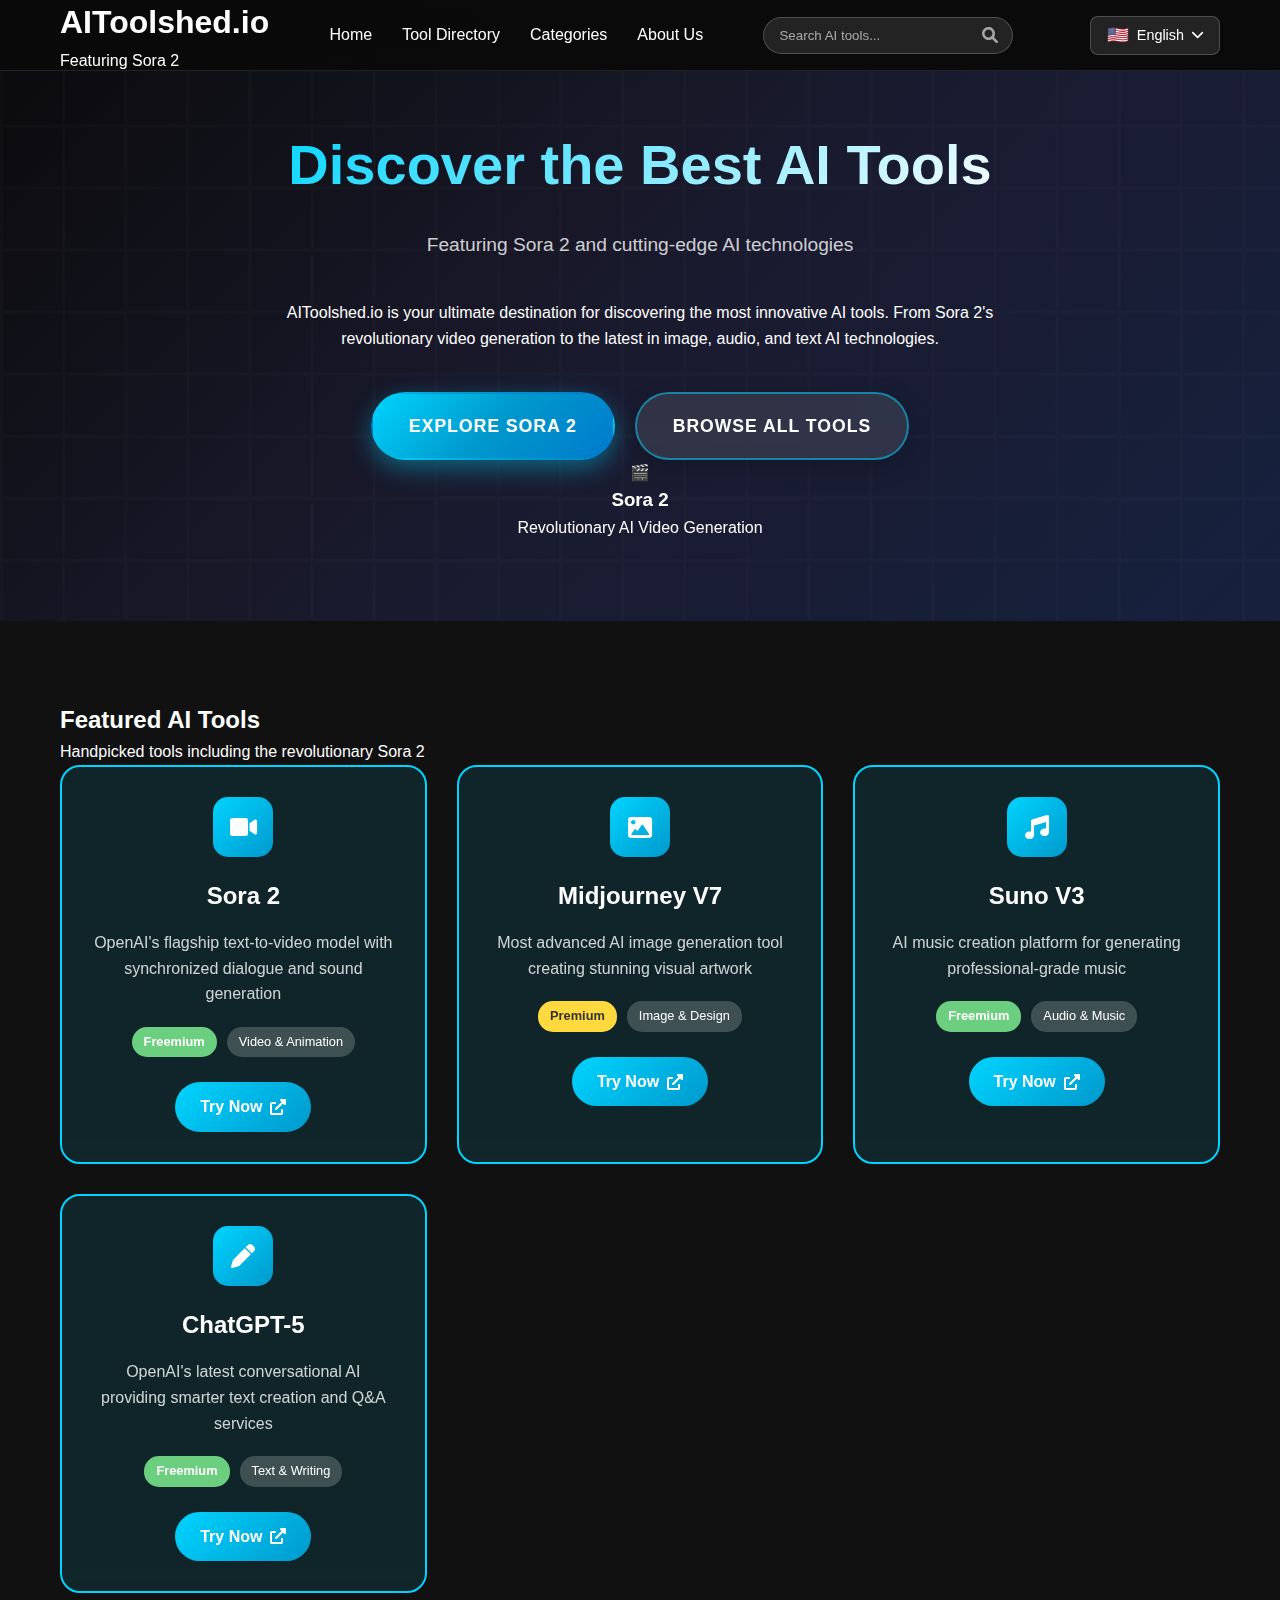
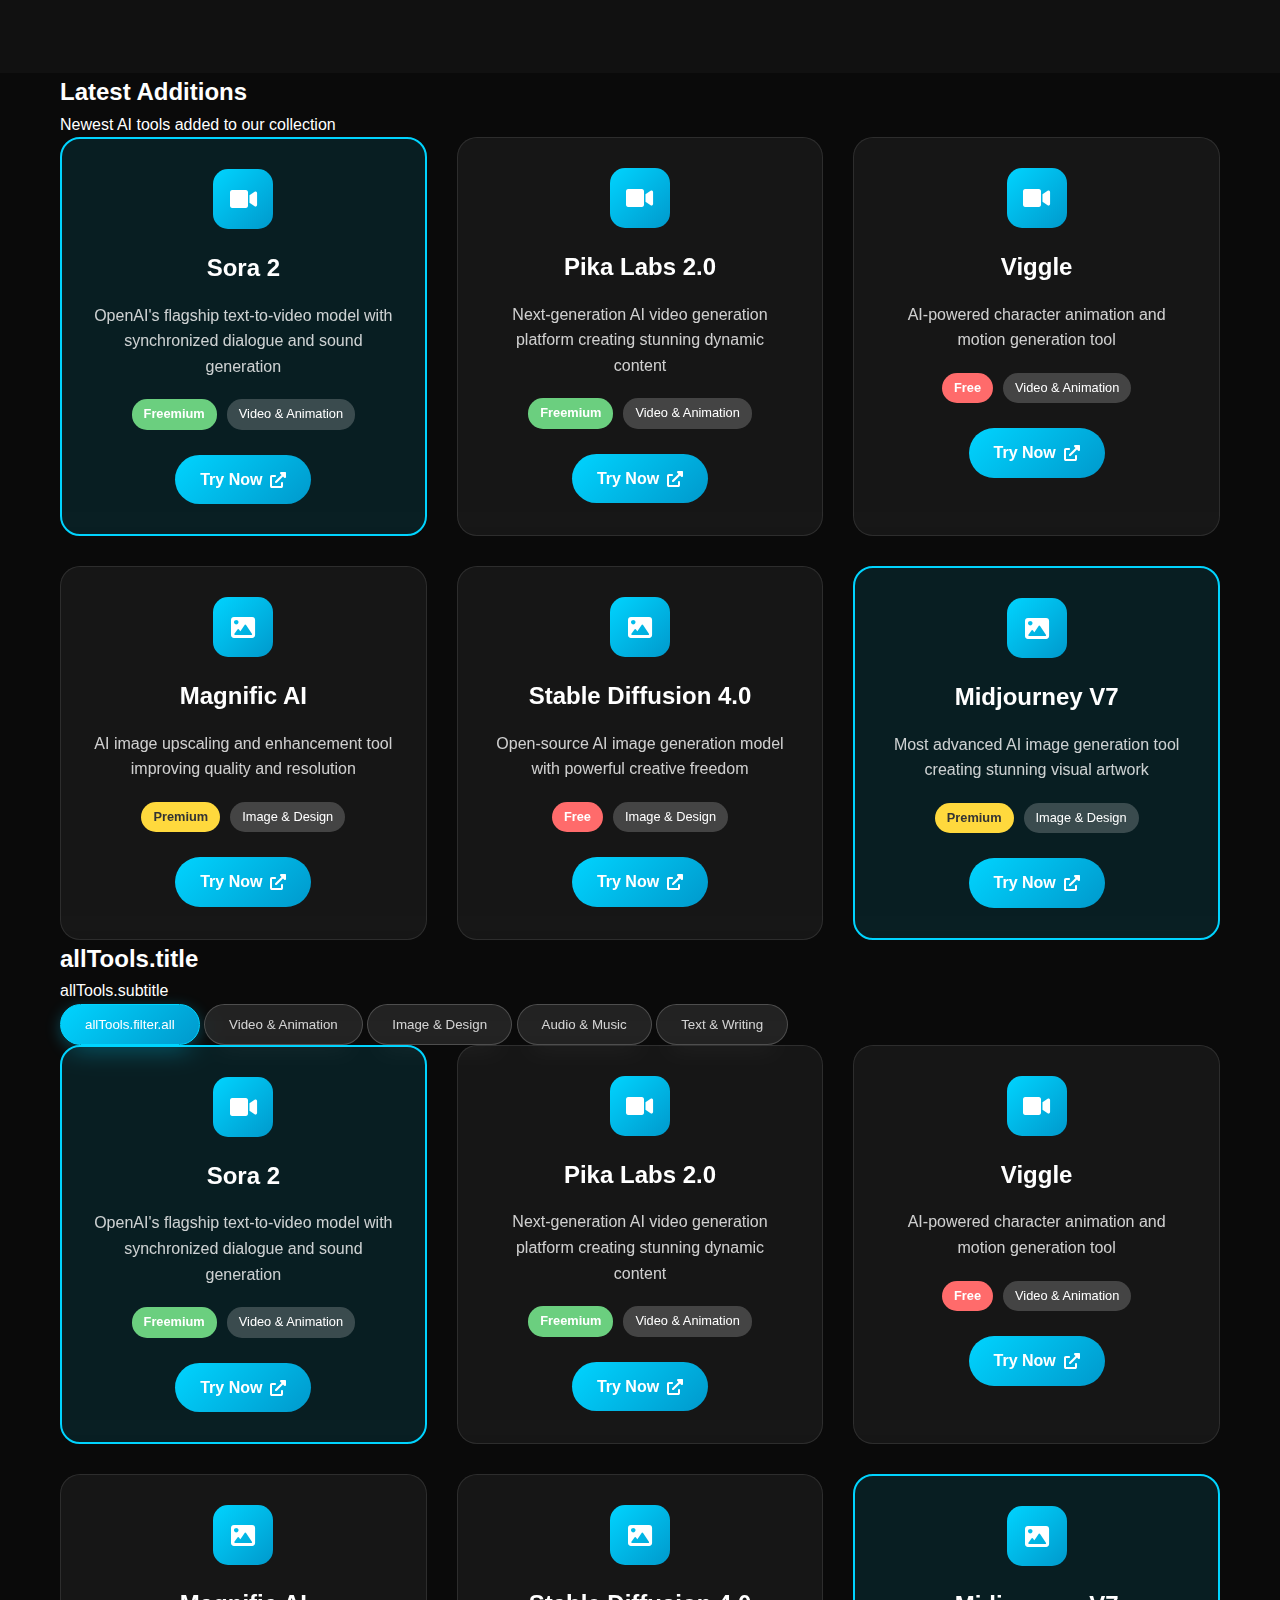
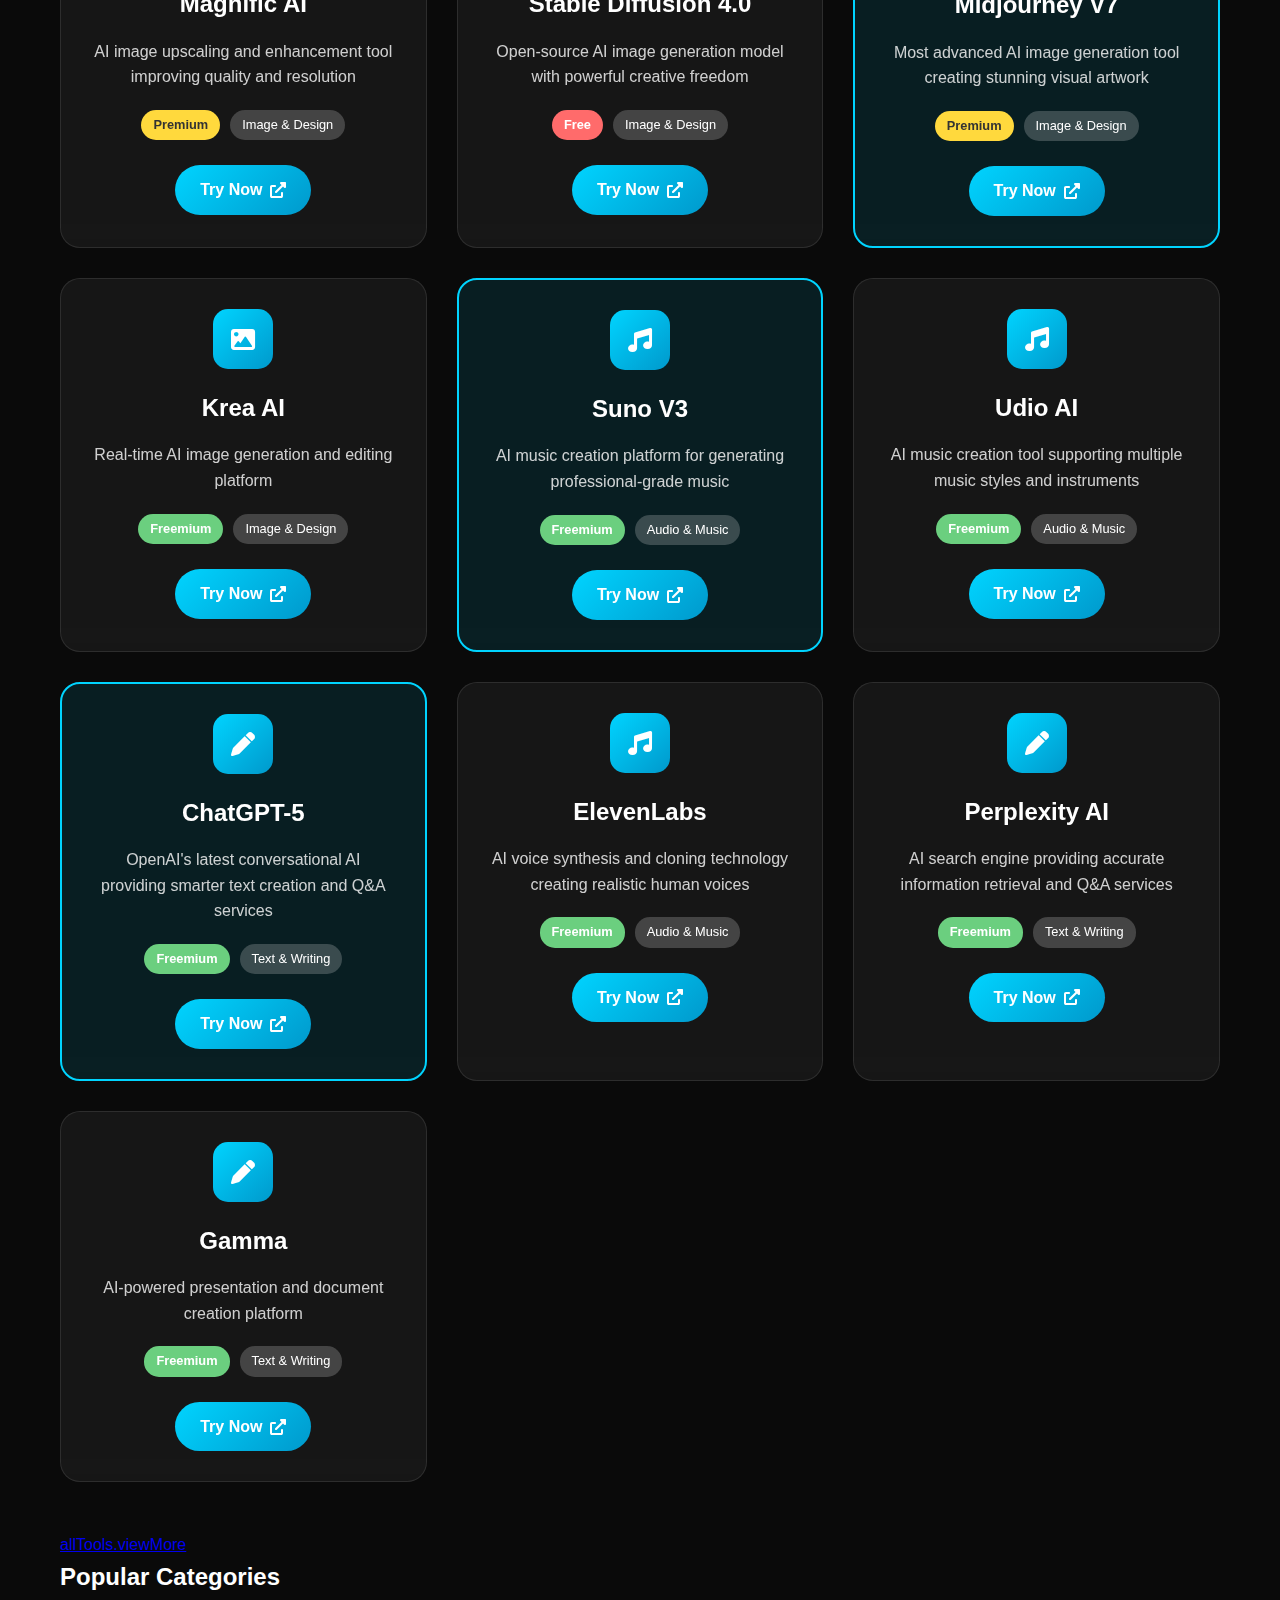
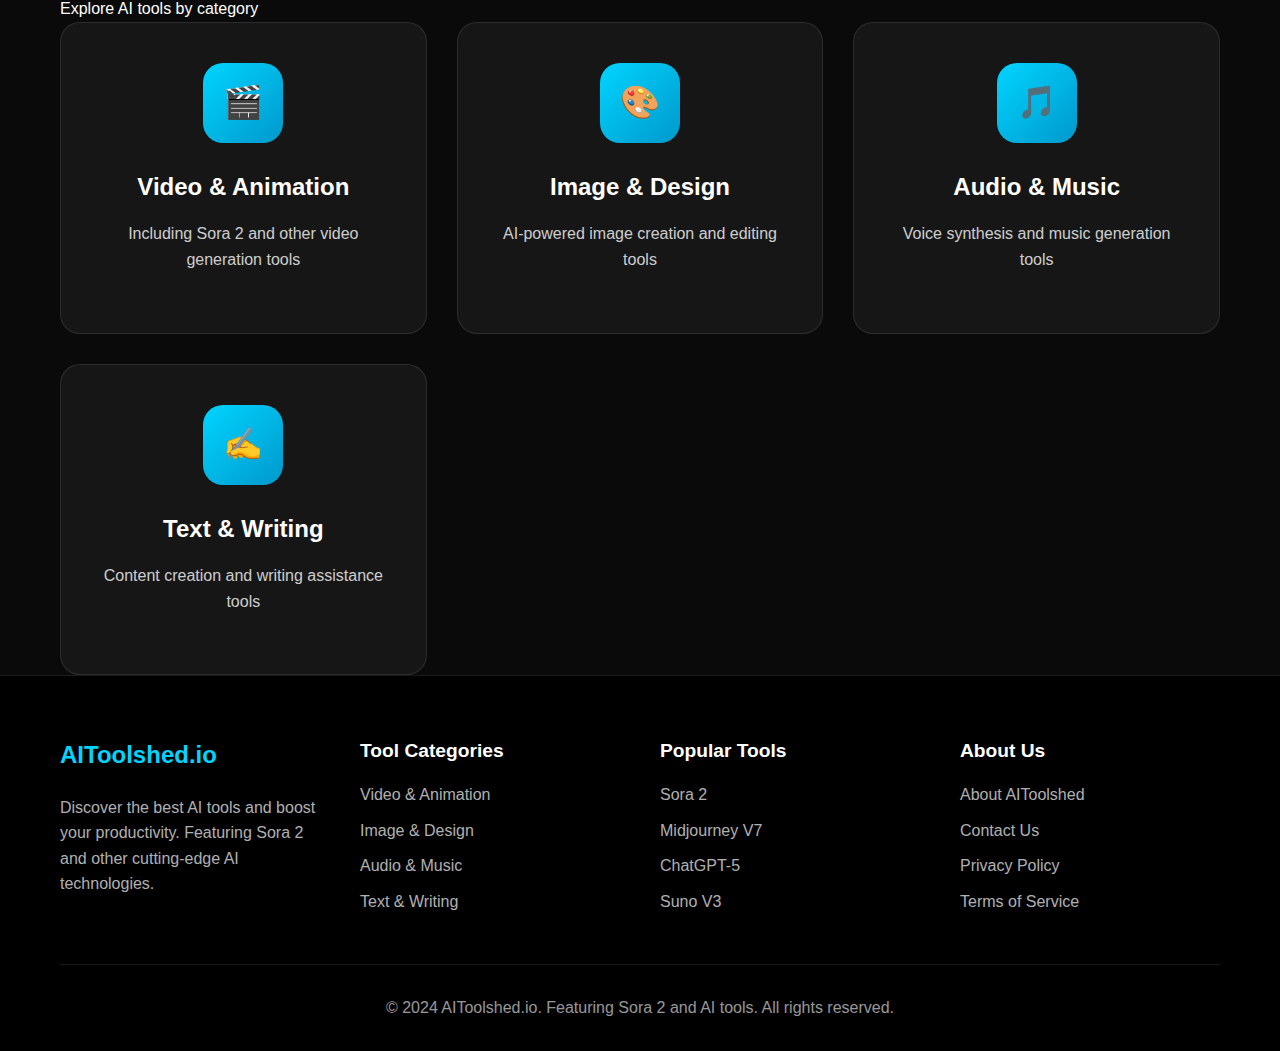
<file: index.html>
<!DOCTYPE html>
<html lang="en">
<head>
    <meta charset="UTF-8">
    <meta name="viewport" content="width=device-width, initial-scale=1.0">
    <title>AIToolshed.io - Discover the Best AI Tools | Featuring Sora 2</title>
    <meta name="description" content="Discover the best AI tools including Sora 2. AIToolshed.io features cutting-edge AI technologies for video, image, audio, and text generation.">
    <meta name="keywords" content="AI tools, Sora 2, artificial intelligence, video generation, image generation, audio generation, text generation, AI directory">
    <link rel="canonical" href="https://aitoolshed.io/">
    <link rel="stylesheet" href="styles.css">
    <link rel="stylesheet" href="https://cdnjs.cloudflare.com/ajax/libs/font-awesome/6.0.0/css/all.min.css">
</head>
<body>
    <!-- Navigation -->
    <nav class="navbar">
        <div class="nav-container">
            <div class="nav-brand">
                <h1>AIToolshed.io</h1>
                <span class="brand-tagline">Featuring Sora 2</span>
            </div>
            <div class="nav-menu">
                <a href="#home" class="nav-link active" data-i18n="nav.home">Home</a>
                <a href="directory.html" class="nav-link" data-i18n="nav.directory">Tool Directory</a>
                <a href="#categories" class="nav-link" data-i18n="nav.categories">Categories</a>
                <a href="#about" class="nav-link" data-i18n="nav.about">About Us</a>
            </div>
            <div class="nav-search">
                <input type="text" placeholder="Search AI tools..." id="searchInput" data-i18n="nav.search.placeholder">
                <i class="fas fa-search"></i>
            </div>
        </div>
    </nav>

    <!-- Hero Section -->
    <section class="hero" id="home">
        <div class="hero-container">
            <div class="hero-content">
                <h1 class="hero-title" data-i18n="hero.title">Discover the Best AI Tools</h1>
                <p class="hero-subtitle" data-i18n="hero.subtitle">Featuring Sora 2 and cutting-edge AI technologies</p>
                <p class="hero-description" data-i18n="hero.description">
                    AIToolshed.io is your ultimate destination for discovering the most innovative AI tools. 
                    From Sora 2's revolutionary video generation to the latest in image, audio, and text AI technologies.
                </p>
                <div class="hero-buttons">
                    <a href="tool-detail.html" class="btn btn-primary" data-i18n="hero.cta">Explore Sora 2</a>
                    <a href="directory.html" class="btn btn-secondary" data-i18n="hero.browse">Browse All Tools</a>
                </div>
            </div>
            <div class="hero-visual">
                <div class="hero-card sora-highlight">
                    <div class="card-icon">🎬</div>
                    <h3>Sora 2</h3>
                    <p>Revolutionary AI Video Generation</p>
                </div>
            </div>
        </div>
    </section>

    <!-- Featured Tools Section -->
    <section class="featured-tools" id="featured">
        <div class="container">
            <div class="section-header">
                <h2 data-i18n="featured.title">Featured AI Tools</h2>
                <p data-i18n="featured.subtitle">Handpicked tools including the revolutionary Sora 2</p>
            </div>
            <div class="tools-grid" id="featuredTools">
                <!-- Tools will be loaded dynamically -->
            </div>
        </div>
    </section>

    <!-- Latest Additions Section -->
    <section class="latest-tools" id="latest">
        <div class="container">
            <div class="section-header">
                <h2 data-i18n="latest.title">Latest Additions</h2>
                <p data-i18n="latest.subtitle">Newest AI tools added to our collection</p>
            </div>
            <div class="tools-grid" id="latestTools">
                <!-- Tools will be loaded dynamically -->
            </div>
        </div>
    </section>

    <!-- All AI Tools Section -->
    <section class="all-tools" id="all-tools">
        <div class="container">
            <div class="section-header">
                <h2 data-i18n="allTools.title">All AI Tools</h2>
                <p data-i18n="allTools.subtitle">Complete collection of AI tools for easy browsing</p>
            </div>
            <div class="tools-filter-tabs">
                <button class="filter-tab active" data-category="all" data-i18n="allTools.filter.all">All Tools</button>
                <button class="filter-tab" data-category="video" data-i18n="categories.video">Video & Animation</button>
                <button class="filter-tab" data-category="image" data-i18n="categories.image">Image & Design</button>
                <button class="filter-tab" data-category="audio" data-i18n="categories.audio">Audio & Music</button>
                <button class="filter-tab" data-category="text" data-i18n="categories.text">Text & Writing</button>
            </div>
            <div class="tools-grid all-tools-grid" id="allToolsGrid">
                <!-- All tools will be loaded dynamically -->
            </div>
            <div class="view-more-section">
                <a href="directory.html" class="btn btn-outline" data-i18n="allTools.viewMore">View Advanced Directory</a>
            </div>
        </div>
    </section>

    <!-- Categories Section -->
    <section class="categories" id="categories">
        <div class="container">
            <div class="section-header">
                <h2 data-i18n="categories.title">Popular Categories</h2>
                <p data-i18n="categories.subtitle">Explore AI tools by category</p>
            </div>
            <div class="categories-grid">
                <div class="category-card" data-category="video">
                    <div class="category-icon">🎬</div>
                    <h3 data-i18n="categories.video">Video & Animation</h3>
                    <p>Including Sora 2 and other video generation tools</p>
                </div>
                <div class="category-card" data-category="image">
                    <div class="category-icon">🎨</div>
                    <h3 data-i18n="categories.image">Image & Design</h3>
                    <p>AI-powered image creation and editing tools</p>
                </div>
                <div class="category-card" data-category="audio">
                    <div class="category-icon">🎵</div>
                    <h3 data-i18n="categories.audio">Audio & Music</h3>
                    <p>Voice synthesis and music generation tools</p>
                </div>
                <div class="category-card" data-category="text">
                    <div class="category-icon">✍️</div>
                    <h3 data-i18n="categories.text">Text & Writing</h3>
                    <p>Content creation and writing assistance tools</p>
                </div>
            </div>
        </div>
    </section>

    <!-- Footer -->
    <footer class="footer">
        <div class="container">
            <div class="footer-content">
                <div class="footer-section">
                    <h3>AIToolshed.io</h3>
                    <p data-i18n="footer.description">Discover the best AI tools and boost your productivity. Featuring Sora 2 and other cutting-edge AI technologies.</p>
                </div>
                <div class="footer-section">
                    <h4 data-i18n="footer.categories.title">Tool Categories</h4>
                    <ul>
                        <li><a href="directory.html?category=video" data-i18n="categories.video">Video & Animation</a></li>
                        <li><a href="directory.html?category=image" data-i18n="categories.image">Image & Design</a></li>
                        <li><a href="directory.html?category=audio" data-i18n="categories.audio">Audio & Music</a></li>
                        <li><a href="directory.html?category=text" data-i18n="categories.text">Text & Writing</a></li>
                    </ul>
                </div>
                <div class="footer-section">
                    <h4 data-i18n="footer.popular.title">Popular Tools</h4>
                    <ul>
                        <li><a href="tool-detail.html">Sora 2</a></li>
                        <li><a href="#">Midjourney V7</a></li>
                        <li><a href="#">ChatGPT-5</a></li>
                        <li><a href="#">Suno V3</a></li>
                    </ul>
                </div>
                <div class="footer-section">
                    <h4 data-i18n="footer.about.title">About Us</h4>
                    <ul>
                        <li><a href="#" data-i18n="footer.about.company">About AIToolshed</a></li>
                        <li><a href="#" data-i18n="footer.contact">Contact Us</a></li>
                        <li><a href="#" data-i18n="footer.privacy">Privacy Policy</a></li>
                        <li><a href="#" data-i18n="footer.terms">Terms of Service</a></li>
                    </ul>
                </div>
            </div>
            <div class="footer-bottom">
                <p data-i18n="footer.copyright">&copy; 2024 AIToolshed.io. Featuring Sora 2 and AI tools. All rights reserved.</p>
            </div>
        </div>
    </footer>

    <!-- Scripts -->
    <script src="i18n.js"></script>
    <script src="script.js"></script>
</body>
</html>
</file>
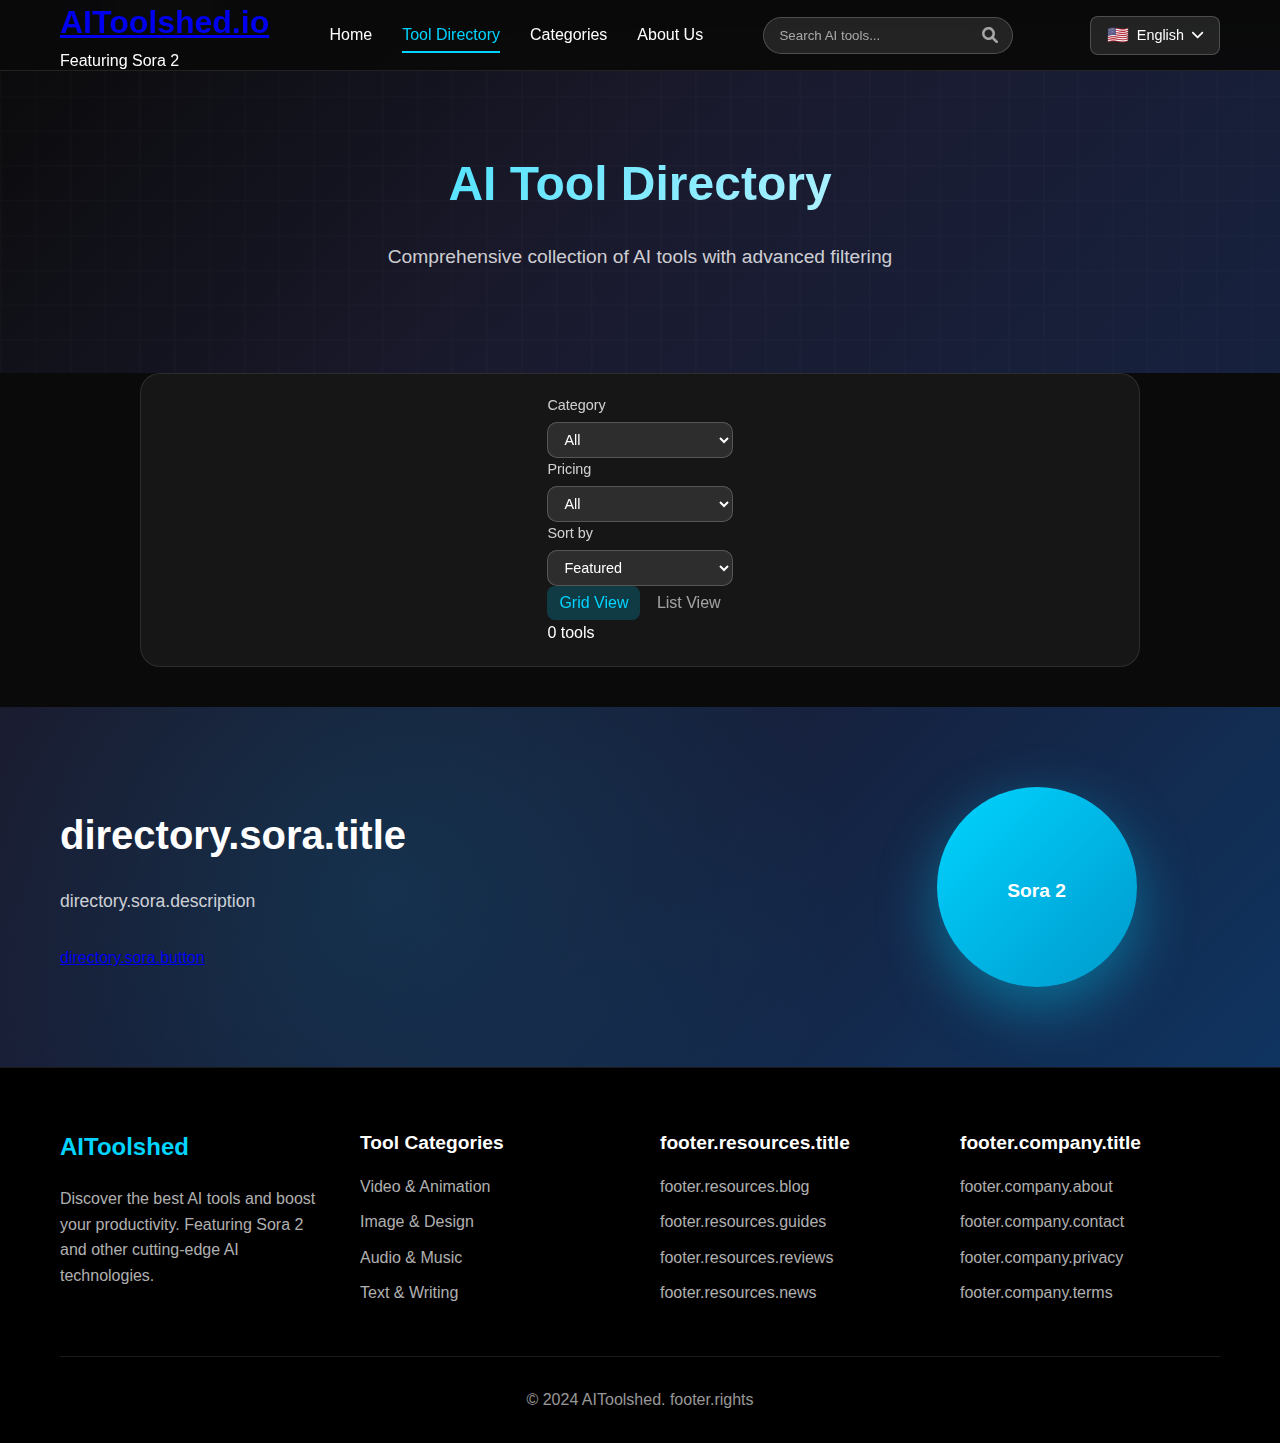
<file: directory.html>
<!DOCTYPE html>
<html lang="en">
<head>
    <!-- Google tag (gtag.js) -->
    <script async src="https://www.googletagmanager.com/gtag/js?id=G-BERGNF1K1S"></script>
    <script>
      window.dataLayer = window.dataLayer || [];
      function gtag(){dataLayer.push(arguments);}
      gtag('js', new Date());
    
      gtag('config', 'G-BERGNF1K1S');
    </script>
    
    <meta charset="UTF-8">
    <meta name="viewport" content="width=device-width, initial-scale=1.0">
    <title>AI Tool Directory | AIToolshed.io - Comprehensive AI Tools Collection</title>
    <meta name="description" content="Browse our comprehensive directory of AI tools including Sora 2. Filter by category, pricing, and features to find the perfect AI solution.">
    <meta name="keywords" content="AI tools directory, Sora 2, AI tool collection, video generation, image generation, audio generation, text generation">
    <link rel="canonical" href="https://aitoolshed.io/directory">
    <link rel="stylesheet" href="styles.css">
    <link rel="stylesheet" href="directory.css">
    <link rel="stylesheet" href="https://cdnjs.cloudflare.com/ajax/libs/font-awesome/6.0.0/css/all.min.css">
</head>
<body>
    <!-- Navigation -->
    <nav class="navbar">
        <div class="nav-container">
            <div class="nav-brand">
                <h1><a href="index.html">AIToolshed.io</a></h1>
                <span class="brand-tagline">Featuring Sora 2</span>
            </div>
            <div class="nav-menu">
                <a href="index.html" class="nav-link" data-i18n="nav.home">Home</a>
                <a href="directory.html" class="nav-link active" data-i18n="nav.directory">Tool Directory</a>
                <a href="index.html#categories" class="nav-link" data-i18n="nav.categories">Categories</a>
                <a href="#about" class="nav-link" data-i18n="nav.about">About Us</a>
            </div>
            <div class="nav-search">
                <input type="text" placeholder="Search AI tools..." id="searchInput" data-i18n="nav.search.placeholder">
                <i class="fas fa-search"></i>
            </div>
        </div>
    </nav>

    <!-- Breadcrumb -->
    <div class="breadcrumb">
        <div class="container">
            <a href="index.html" data-i18n="breadcrumb.home">Home</a>
            <i class="fas fa-chevron-right"></i>
            <span data-i18n="breadcrumb.directory">Tool Directory</span>
        </div>
    </div>

    <!-- Directory Header -->
    <section class="directory-header">
        <div class="container">
            <h1 data-i18n="directory.title">AI Tool Directory</h1>
            <p data-i18n="directory.subtitle">Comprehensive collection of AI tools with advanced filtering</p>
        </div>
    </section>

    <!-- Filters and Controls -->
    <section class="directory-controls">
        <div class="container">
            <div class="filters-row">
                <div class="filter-group">
                    <label data-i18n="directory.filters.category">Category</label>
                    <select id="categoryFilter">
                        <option value="" data-i18n="directory.filters.all">All</option>
                        <option value="video" data-i18n="categories.video">Video & Animation</option>
                        <option value="image" data-i18n="categories.image">Image & Design</option>
                        <option value="audio" data-i18n="categories.audio">Audio & Music</option>
                        <option value="text" data-i18n="categories.text">Text & Writing</option>
                    </select>
                </div>
                
                <div class="filter-group">
                    <label data-i18n="directory.filters.pricing">Pricing</label>
                    <select id="pricingFilter">
                        <option value="" data-i18n="directory.filters.all">All</option>
                        <option value="free" data-i18n="directory.filters.free">Free</option>
                        <option value="freemium" data-i18n="directory.filters.freemium">Freemium</option>
                        <option value="premium" data-i18n="directory.filters.premium">Premium</option>
                    </select>
                </div>
                
                <div class="filter-group">
                    <label data-i18n="directory.filters.sort">Sort by</label>
                    <select id="sortFilter">
                        <option value="featured" data-i18n="directory.filters.featured">Featured</option>
                        <option value="newest" data-i18n="directory.filters.newest">Newest</option>
                        <option value="name" data-i18n="directory.filters.name">Name</option>
                    </select>
                </div>
                
                <div class="view-controls">
                    <button id="gridView" class="view-btn active" title="Grid View" data-i18n="directory.view.grid">
                        <i class="fas fa-th"></i>
                    </button>
                    <button id="listView" class="view-btn" title="List View" data-i18n="directory.view.list">
                        <i class="fas fa-list"></i>
                    </button>
                </div>
            </div>
            
            <div class="results-info">
                <span id="resultsCount">0</span> <span data-i18n="directory.count">tools</span>
            </div>
        </div>
    </section>

    <!-- Tools Grid -->
    <section class="tools-section">
        <div class="container">
            <div id="toolsGrid" class="tools-grid">
                <!-- Tools will be dynamically loaded here -->
            </div>
            
            <!-- No Results Message -->
            <div id="noResults" class="no-results" style="display: none;">
                <i class="fas fa-search"></i>
                <h3 data-i18n="directory.noResults.title">No tools found</h3>
                <p data-i18n="directory.noResults.message">Try adjusting your filters or search terms</p>
            </div>
        </div>
    </section>

    <!-- Sora Spotlight -->
    <section class="sora-spotlight">
        <div class="container">
            <div class="spotlight-content">
                <div class="spotlight-text">
                    <h2 data-i18n="directory.sora.title">Sora 2 Spotlight</h2>
                    <p data-i18n="directory.sora.description">Experience the next generation of AI video creation with Sora 2. Revolutionary text-to-video technology that brings your imagination to life.</p>
                    <a href="tool-detail.html?tool=sora-2" class="btn-primary" data-i18n="directory.sora.button">Explore Sora 2</a>
                </div>
                <div class="spotlight-visual">
                    <div class="sora-logo">
                        <span>Sora 2</span>
                    </div>
                </div>
            </div>
        </div>
    </section>

    <!-- Footer -->
    <footer class="footer">
        <div class="container">
            <div class="footer-content">
                <div class="footer-section">
                    <h3>AIToolshed</h3>
                    <p data-i18n="footer.description">Your ultimate destination for discovering the best AI tools</p>
                </div>
                <div class="footer-section">
                    <h4 data-i18n="footer.categories.title">Categories</h4>
                    <ul>
                        <li><a href="#" data-i18n="categories.video">Video & Animation</a></li>
                        <li><a href="#" data-i18n="categories.image">Image & Design</a></li>
                        <li><a href="#" data-i18n="categories.audio">Audio & Music</a></li>
                        <li><a href="#" data-i18n="categories.text">Text & Writing</a></li>
                    </ul>
                </div>
                <div class="footer-section">
                    <h4 data-i18n="footer.resources.title">Resources</h4>
                    <ul>
                        <li><a href="#" data-i18n="footer.resources.blog">Blog</a></li>
                        <li><a href="#" data-i18n="footer.resources.guides">Guides</a></li>
                        <li><a href="#" data-i18n="footer.resources.reviews">Reviews</a></li>
                        <li><a href="#" data-i18n="footer.resources.news">AI News</a></li>
                    </ul>
                </div>
                <div class="footer-section">
                    <h4 data-i18n="footer.company.title">Company</h4>
                    <ul>
                        <li><a href="#" data-i18n="footer.company.about">About</a></li>
                        <li><a href="#" data-i18n="footer.company.contact">Contact</a></li>
                        <li><a href="#" data-i18n="footer.company.privacy">Privacy</a></li>
                        <li><a href="#" data-i18n="footer.company.terms">Terms</a></li>
                    </ul>
                </div>
            </div>
            <div class="footer-bottom">
                <p>&copy; 2024 AIToolshed. <span data-i18n="footer.rights">All rights reserved.</span></p>
            </div>
        </div>
    </footer>

    <script src="i18n.js"></script>
    <script src="directory.js"></script>
</body>
</html>
</file>
<file: directory.css>
/* Directory Page Specific Styles */

.nav-link.active {
    color: #00d4ff;
    position: relative;
}

.nav-link.active::after {
    content: '';
    position: absolute;
    bottom: -5px;
    left: 0;
    width: 100%;
    height: 2px;
    background: #00d4ff;
}

/* Directory Header */
.directory-header {
    background: linear-gradient(135deg, #0a0a0a 0%, #1a1a2e 50%, #16213e 100%);
    padding: 120px 0 60px;
    text-align: center;
    position: relative;
    overflow: hidden;
}

.directory-header::before {
    content: '';
    position: absolute;
    top: 0;
    left: 0;
    right: 0;
    bottom: 0;
    background: url('data:image/svg+xml,<svg xmlns="http://www.w3.org/2000/svg" viewBox="0 0 100 100"><defs><pattern id="grid" width="10" height="10" patternUnits="userSpaceOnUse"><path d="M 10 0 L 0 0 0 10" fill="none" stroke="rgba(255,255,255,0.05)" stroke-width="1"/></pattern></defs><rect width="100" height="100" fill="url(%23grid)"/></svg>');
    opacity: 0.3;
}

.directory-header h1 {
    font-size: 3rem;
    font-weight: 800;
    margin-bottom: 20px;
    background: linear-gradient(135deg, #00d4ff, #ffffff);
    -webkit-background-clip: text;
    -webkit-text-fill-color: transparent;
    background-clip: text;
    position: relative;
    z-index: 2;
}

.directory-header p {
    font-size: 1.2rem;
    color: rgba(255, 255, 255, 0.8);
    margin-bottom: 40px;
    line-height: 1.6;
    position: relative;
    z-index: 2;
}

/* Directory Controls */
.directory-controls {
    display: flex;
    justify-content: space-between;
    align-items: center;
    background: rgba(255, 255, 255, 0.05);
    border-radius: 20px;
    padding: 20px;
    backdrop-filter: blur(10px);
    border: 1px solid rgba(255, 255, 255, 0.1);
    max-width: 1000px;
    margin: 0 auto;
    position: relative;
    z-index: 2;
}

.filters {
    display: flex;
    gap: 20px;
    flex-wrap: wrap;
}

.filter-group {
    display: flex;
    flex-direction: column;
    gap: 5px;
}

.filter-group label {
    color: rgba(255, 255, 255, 0.8);
    font-size: 0.9rem;
    font-weight: 500;
}

.filter-group select {
    background: rgba(255, 255, 255, 0.1);
    border: 1px solid rgba(255, 255, 255, 0.2);
    border-radius: 10px;
    padding: 8px 12px;
    color: #ffffff;
    font-size: 0.9rem;
    outline: none;
    cursor: pointer;
    transition: all 0.3s ease;
    min-width: 120px;
}

.filter-group select:focus {
    border-color: #00d4ff;
    box-shadow: 0 0 0 2px rgba(0, 212, 255, 0.2);
}

.filter-group select option {
    background: #1a1a1a;
    color: #ffffff;
}

.view-toggle {
    display: flex;
    gap: 5px;
    background: rgba(255, 255, 255, 0.1);
    border-radius: 10px;
    padding: 5px;
}

.view-btn {
    background: transparent;
    border: none;
    color: rgba(255, 255, 255, 0.6);
    padding: 8px 12px;
    border-radius: 8px;
    cursor: pointer;
    transition: all 0.3s ease;
    font-size: 1rem;
}

.view-btn.active,
.view-btn:hover {
    background: rgba(0, 212, 255, 0.2);
    color: #00d4ff;
}

/* Tools Directory */
.tools-directory {
    padding: 60px 0;
    background: #111111;
}

.directory-stats {
    display: flex;
    align-items: center;
    gap: 15px;
    margin-bottom: 30px;
    color: rgba(255, 255, 255, 0.7);
    font-size: 0.9rem;
}

.separator {
    color: rgba(255, 255, 255, 0.3);
}

/* Tools Grid Layout */
.tools-grid {
    display: grid;
    grid-template-columns: repeat(auto-fill, minmax(320px, 1fr));
    gap: 25px;
    margin-bottom: 40px;
}

/* Tools List Layout */
.tools-list {
    display: flex;
    flex-direction: column;
    gap: 15px;
}

.tool-card.list-view {
    display: flex;
    align-items: center;
    padding: 20px;
    text-align: left;
    gap: 20px;
}

.tool-card.list-view .tool-logo {
    margin: 0;
    flex-shrink: 0;
}

.tool-card.list-view .tool-content {
    flex: 1;
}

.tool-card.list-view .tool-meta {
    display: flex;
    flex-direction: column;
    align-items: flex-end;
    gap: 10px;
    flex-shrink: 0;
}

.tool-card.list-view h3 {
    margin-bottom: 8px;
    font-size: 1.3rem;
}

.tool-card.list-view p {
    margin-bottom: 15px;
    font-size: 0.95rem;
}

.tool-card.list-view .tool-tags {
    justify-content: flex-start;
    margin-bottom: 0;
}

.tool-card.list-view .tool-link {
    margin-top: 0;
}

/* Enhanced Tool Card Styles */
.tool-card {
    position: relative;
    overflow: hidden;
}

.tool-card::before {
    content: '';
    position: absolute;
    top: 0;
    left: 0;
    right: 0;
    bottom: 0;
    background: linear-gradient(135deg, rgba(0, 212, 255, 0.1), rgba(0, 153, 204, 0.05));
    opacity: 0;
    transition: opacity 0.3s ease;
}

.tool-card:hover::before {
    opacity: 1;
}

.tool-card.featured::after {
    content: '精選';
    position: absolute;
    top: 15px;
    right: 15px;
    background: linear-gradient(135deg, #ff6b6b, #ff5252);
    color: #ffffff;
    padding: 4px 8px;
    border-radius: 12px;
    font-size: 0.7rem;
    font-weight: 600;
    z-index: 2;
}

/* Sora Spotlight Section */
.sora-spotlight {
    background: linear-gradient(135deg, #1a1a2e 0%, #16213e 50%, #0f3460 100%);
    padding: 80px 0;
    position: relative;
    overflow: hidden;
}

.sora-spotlight::before {
    content: '';
    position: absolute;
    top: 0;
    left: 0;
    right: 0;
    bottom: 0;
    background: radial-gradient(circle at 30% 50%, rgba(0, 212, 255, 0.1), transparent 50%);
}

.spotlight-content {
    display: grid;
    grid-template-columns: 2fr 1fr;
    gap: 60px;
    align-items: center;
    position: relative;
    z-index: 2;
}

.spotlight-text h2 {
    font-size: 2.5rem;
    font-weight: 800;
    margin-bottom: 20px;
    color: #ffffff;
}

.spotlight-text p {
    font-size: 1.1rem;
    color: rgba(255, 255, 255, 0.8);
    line-height: 1.6;
    margin-bottom: 30px;
}

.spotlight-features {
    display: flex;
    gap: 30px;
    margin-bottom: 30px;
    flex-wrap: wrap;
}

.feature {
    display: flex;
    align-items: center;
    gap: 10px;
    color: rgba(255, 255, 255, 0.9);
    font-size: 0.95rem;
}

.feature i {
    color: #00d4ff;
    font-size: 1.1rem;
}

.spotlight-btn {
    display: inline-flex;
    align-items: center;
    gap: 10px;
    background: linear-gradient(135deg, #00d4ff, #0099cc);
    color: #ffffff;
    text-decoration: none;
    padding: 15px 30px;
    border-radius: 30px;
    font-weight: 600;
    font-size: 1.1rem;
    transition: all 0.3s ease;
    box-shadow: 0 10px 30px rgba(0, 212, 255, 0.3);
}

.spotlight-btn:hover {
    transform: translateY(-3px);
    box-shadow: 0 15px 40px rgba(0, 212, 255, 0.4);
}

.spotlight-visual {
    display: flex;
    justify-content: center;
    align-items: center;
}

.sora-logo {
    width: 200px;
    height: 200px;
    background: linear-gradient(135deg, #00d4ff, #0099cc);
    border-radius: 50%;
    display: flex;
    flex-direction: column;
    align-items: center;
    justify-content: center;
    color: #ffffff;
    font-size: 3rem;
    font-weight: 800;
    box-shadow: 0 20px 60px rgba(0, 212, 255, 0.4);
    animation: soraFloat 3s ease-in-out infinite;
}

.sora-logo span {
    font-size: 1.2rem;
    margin-top: 10px;
}

@keyframes soraFloat {
    0%, 100% { transform: translateY(0px); }
    50% { transform: translateY(-10px); }
}

/* No Results */
.no-results {
    text-align: center;
    padding: 80px 20px;
    color: rgba(255, 255, 255, 0.7);
}

.no-results i {
    font-size: 4rem;
    color: rgba(0, 212, 255, 0.5);
    margin-bottom: 20px;
}

.no-results h3 {
    font-size: 1.5rem;
    margin-bottom: 15px;
    color: #ffffff;
}

.no-results p {
    font-size: 1rem;
    line-height: 1.6;
}

/* Responsive Design */
@media (max-width: 1024px) {
    .spotlight-content {
        grid-template-columns: 1fr;
        gap: 40px;
        text-align: center;
    }
    
    .spotlight-features {
        justify-content: center;
    }
}

@media (max-width: 768px) {
    .directory-header h1 {
        font-size: 2.5rem;
    }
    
    .directory-controls {
        flex-direction: column;
        gap: 20px;
        align-items: stretch;
    }
    
    .filters {
        justify-content: center;
    }
    
    .view-toggle {
        align-self: center;
    }
    
    .tools-grid {
        grid-template-columns: 1fr;
    }
    
    .tool-card.list-view {
        flex-direction: column;
        text-align: center;
        gap: 15px;
    }
    
    .tool-card.list-view .tool-meta {
        align-items: center;
    }
    
    .spotlight-text h2 {
        font-size: 2rem;
    }
    
    .spotlight-features {
        flex-direction: column;
        gap: 15px;
    }
    
    .sora-logo {
        width: 150px;
        height: 150px;
        font-size: 2rem;
    }
}

@media (max-width: 480px) {
    .directory-header {
        padding: 100px 0 40px;
    }
    
    .directory-header h1 {
        font-size: 2rem;
    }
    
    .filters {
        flex-direction: column;
        gap: 15px;
    }
    
    .filter-group {
        width: 100%;
    }
    
    .filter-group select {
        width: 100%;
    }
    
    .spotlight-text h2 {
        font-size: 1.8rem;
    }
    
    .sora-logo {
        width: 120px;
        height: 120px;
        font-size: 1.5rem;
    }
    
    .sora-logo span {
        font-size: 1rem;
    }
}
</file>
<file: styles.css>
@import url('https://fonts.googleapis.com/css2?family=Inter:wght@300;400;500;600;700&display=swap');
/* Import language switcher styles */
@import url('language-switcher.css');

/* Reset and Base Styles */
* {
    margin: 0;
    padding: 0;
    box-sizing: border-box;
}

body {
    font-family: 'Segoe UI', Tahoma, Geneva, Verdana, sans-serif;
    line-height: 1.6;
    color: #333;
    background-color: #0a0a0a;
    color: #ffffff;
}

.container {
    max-width: 1200px;
    margin: 0 auto;
    padding: 0 20px;
}

/* Navigation */
.navbar {
    background: rgba(10, 10, 10, 0.95);
    backdrop-filter: blur(10px);
    position: fixed;
    top: 0;
    width: 100%;
    z-index: 1000;
    border-bottom: 1px solid rgba(255, 255, 255, 0.1);
}

.nav-container {
    max-width: 1200px;
    margin: 0 auto;
    padding: 0 20px;
    display: flex;
    justify-content: space-between;
    align-items: center;
    height: 70px;
}

.nav-logo h2 {
    color: #00d4ff;
    font-size: 1.5rem;
    font-weight: 700;
}

.nav-menu {
    display: flex;
    gap: 30px;
}

.nav-link {
    color: #ffffff;
    text-decoration: none;
    font-weight: 500;
    transition: color 0.3s ease;
}

.nav-link:hover {
    color: #00d4ff;
}

.nav-search {
    position: relative;
}

.nav-search input {
    background: rgba(255, 255, 255, 0.1);
    border: 1px solid rgba(255, 255, 255, 0.2);
    border-radius: 25px;
    padding: 10px 40px 10px 15px;
    color: #ffffff;
    width: 250px;
    outline: none;
    transition: all 0.3s ease;
}

.nav-search input:focus {
    border-color: #00d4ff;
    box-shadow: 0 0 0 2px rgba(0, 212, 255, 0.2);
}

.nav-search input::placeholder {
    color: rgba(255, 255, 255, 0.6);
}

.nav-search i {
    position: absolute;
    right: 15px;
    top: 50%;
    transform: translateY(-50%);
    color: rgba(255, 255, 255, 0.6);
}

/* Hero Section */
.hero {
    background: linear-gradient(135deg, #0a0a0a 0%, #1a1a2e 50%, #16213e 100%);
    padding: 120px 0 80px;
    text-align: center;
    position: relative;
    overflow: hidden;
}

.hero::before {
    content: '';
    position: absolute;
    top: 0;
    left: 0;
    right: 0;
    bottom: 0;
    background: url('data:image/svg+xml,<svg xmlns="http://www.w3.org/2000/svg" viewBox="0 0 100 100"><defs><pattern id="grid" width="10" height="10" patternUnits="userSpaceOnUse"><path d="M 10 0 L 0 0 0 10" fill="none" stroke="rgba(255,255,255,0.05)" stroke-width="1"/></pattern></defs><rect width="100" height="100" fill="url(%23grid)"/></svg>');
    opacity: 0.3;
}

.hero-container {
    position: relative;
    z-index: 2;
    max-width: 800px;
    margin: 0 auto;
    padding: 0 20px;
}

.hero-title {
    font-size: 3.5rem;
    font-weight: 800;
    margin-bottom: 20px;
    background: linear-gradient(135deg, #00d4ff, #ffffff);
    -webkit-background-clip: text;
    -webkit-text-fill-color: transparent;
    background-clip: text;
}

.hero-subtitle {
    font-size: 1.2rem;
    color: rgba(255, 255, 255, 0.8);
    margin-bottom: 40px;
    line-height: 1.6;
}

.hero-search {
    display: flex;
    max-width: 500px;
    margin: 0 auto 30px;
    background: rgba(255, 255, 255, 0.1);
    border-radius: 50px;
    padding: 5px;
    backdrop-filter: blur(10px);
    border: 1px solid rgba(255, 255, 255, 0.2);
}

.hero-search input {
    flex: 1;
    background: transparent;
    border: none;
    padding: 15px 20px;
    color: #ffffff;
    font-size: 1rem;
    outline: none;
}

.hero-search input::placeholder {
    color: rgba(255, 255, 255, 0.6);
}

.search-btn {
    background: linear-gradient(135deg, #00d4ff, #0099cc);
    border: none;
    border-radius: 50px;
    padding: 15px 25px;
    color: #ffffff;
    cursor: pointer;
    transition: all 0.3s ease;
}

.search-btn:hover {
    transform: translateY(-2px);
    box-shadow: 0 10px 20px rgba(0, 212, 255, 0.3);
}

/* Hero Buttons */
.hero-buttons {
    display: flex;
    justify-content: center;
    gap: 20px;
    margin-top: 40px;
    flex-wrap: wrap;
}

.hero .btn {
    padding: 18px 36px;
    border-radius: 50px;
    font-weight: 700;
    font-size: 1.1rem;
    text-decoration: none;
    display: inline-flex;
    align-items: center;
    gap: 10px;
    transition: all 0.4s cubic-bezier(0.175, 0.885, 0.32, 1.275);
    border: none;
    cursor: pointer;
    position: relative;
    overflow: hidden;
    min-width: 200px;
    justify-content: center;
    text-transform: uppercase;
    letter-spacing: 1px;
}

.hero .btn::before {
    content: '';
    position: absolute;
    top: 0;
    left: -100%;
    width: 100%;
    height: 100%;
    background: linear-gradient(90deg, transparent, rgba(255, 255, 255, 0.2), transparent);
    transition: left 0.6s;
}

.hero .btn:hover::before {
    left: 100%;
}

.hero .btn-primary {
    background: linear-gradient(135deg, #00d4ff 0%, #0099cc 50%, #007acc 100%);
    color: #ffffff;
    box-shadow: 0 8px 25px rgba(0, 212, 255, 0.4);
    border: 2px solid transparent;
}

.hero .btn-primary:hover {
    transform: translateY(-5px) scale(1.05);
    box-shadow: 0 15px 35px rgba(0, 212, 255, 0.6);
    background: linear-gradient(135deg, #00e5ff 0%, #00b8d4 50%, #0088cc 100%);
}

.hero .btn-secondary {
    background: rgba(255, 255, 255, 0.1);
    color: #ffffff;
    border: 2px solid rgba(0, 212, 255, 0.5);
    backdrop-filter: blur(15px);
    box-shadow: 0 8px 25px rgba(0, 0, 0, 0.2);
}

.hero .btn-secondary:hover {
    transform: translateY(-5px) scale(1.05);
    background: rgba(0, 212, 255, 0.2);
    border-color: #00d4ff;
    box-shadow: 0 15px 35px rgba(0, 212, 255, 0.3);
    color: #00d4ff;
}

.hero-tags {
    display: flex;
    justify-content: center;
    gap: 15px;
    flex-wrap: wrap;
    margin-top: 50px;
}

.tag {
    background: rgba(0, 212, 255, 0.2);
    color: #00d4ff;
    padding: 8px 16px;
    border-radius: 20px;
    font-size: 0.9rem;
    border: 1px solid rgba(0, 212, 255, 0.3);
}

/* Section Titles */
.section-title {
    font-size: 2.5rem;
    font-weight: 700;
    text-align: center;
    margin-bottom: 50px;
    color: #ffffff;
}

/* Featured Tools */
.featured-tools {
    padding: 80px 0;
    background: #111111;
}

.tools-grid {
    display: grid;
    grid-template-columns: repeat(auto-fit, minmax(300px, 1fr));
    gap: 30px;
}

.tool-card {
    background: rgba(255, 255, 255, 0.05);
    border-radius: 20px;
    padding: 30px;
    text-align: center;
    transition: all 0.3s ease;
    border: 1px solid rgba(255, 255, 255, 0.1);
    backdrop-filter: blur(10px);
}

.tool-card:hover {
    transform: translateY(-10px);
    box-shadow: 0 20px 40px rgba(0, 0, 0, 0.3);
    border-color: rgba(0, 212, 255, 0.5);
}

.tool-card.featured {
    border: 2px solid #00d4ff;
    background: rgba(0, 212, 255, 0.1);
}

.tool-logo {
    width: 60px;
    height: 60px;
    background: linear-gradient(135deg, #00d4ff, #0099cc);
    border-radius: 15px;
    display: flex;
    align-items: center;
    justify-content: center;
    margin: 0 auto 20px;
    font-size: 1.5rem;
    color: #ffffff;
}

.tool-card h3 {
    font-size: 1.5rem;
    font-weight: 700;
    margin-bottom: 15px;
    color: #ffffff;
}

.tool-card p {
    color: rgba(255, 255, 255, 0.8);
    margin-bottom: 20px;
    line-height: 1.6;
}

.tool-tags {
    display: flex;
    justify-content: center;
    gap: 10px;
    margin-bottom: 25px;
    flex-wrap: wrap;
}

.tag-free {
    background: #ff6b6b;
    color: #ffffff;
    padding: 5px 12px;
    border-radius: 15px;
    font-size: 0.8rem;
    font-weight: 600;
}

.tag-premium {
    background: #ffd93d;
    color: #333;
    padding: 5px 12px;
    border-radius: 15px;
    font-size: 0.8rem;
    font-weight: 600;
}

.tag-freemium {
    background: #6bcf7f;
    color: #ffffff;
    padding: 5px 12px;
    border-radius: 15px;
    font-size: 0.8rem;
    font-weight: 600;
}

.tag-category {
    background: rgba(255, 255, 255, 0.2);
    color: #ffffff;
    padding: 5px 12px;
    border-radius: 15px;
    font-size: 0.8rem;
}

.tool-link {
    display: inline-flex;
    align-items: center;
    gap: 8px;
    background: linear-gradient(135deg, #00d4ff, #0099cc);
    color: #ffffff;
    text-decoration: none;
    padding: 12px 25px;
    border-radius: 25px;
    font-weight: 600;
    transition: all 0.3s ease;
}

.tool-link:hover {
    transform: translateY(-2px);
    box-shadow: 0 10px 20px rgba(0, 212, 255, 0.3);
}

/* Latest Additions */
.latest-additions {
    padding: 80px 0;
    background: #0a0a0a;
}

.tools-list {
    max-width: 800px;
    margin: 0 auto;
}

.tool-item {
    display: flex;
    justify-content: space-between;
    align-items: center;
    padding: 20px;
    background: rgba(255, 255, 255, 0.05);
    border-radius: 15px;
    margin-bottom: 15px;
    transition: all 0.3s ease;
    border: 1px solid rgba(255, 255, 255, 0.1);
}

.tool-item:hover {
    background: rgba(255, 255, 255, 0.08);
    border-color: rgba(0, 212, 255, 0.3);
}

.tool-info {
    display: flex;
    align-items: center;
    gap: 15px;
}

.tool-icon {
    width: 40px;
    height: 40px;
    background: linear-gradient(135deg, #00d4ff, #0099cc);
    border-radius: 10px;
    display: flex;
    align-items: center;
    justify-content: center;
    color: #ffffff;
}

.tool-details h4 {
    color: #ffffff;
    font-size: 1.1rem;
    margin-bottom: 5px;
}

.tool-details p {
    color: rgba(255, 255, 255, 0.7);
    font-size: 0.9rem;
}

.tool-meta {
    display: flex;
    align-items: center;
    gap: 15px;
}

.date {
    color: rgba(255, 255, 255, 0.6);
    font-size: 0.9rem;
}

.visit-btn {
    background: rgba(0, 212, 255, 0.2);
    color: #00d4ff;
    text-decoration: none;
    padding: 8px 16px;
    border-radius: 20px;
    font-size: 0.9rem;
    font-weight: 600;
    border: 1px solid rgba(0, 212, 255, 0.3);
    transition: all 0.3s ease;
}

.visit-btn:hover {
    background: rgba(0, 212, 255, 0.3);
    transform: translateY(-2px);
}

/* Popular Categories */
.popular-categories {
    padding: 80px 0;
    background: #111111;
}

.categories-grid {
    display: grid;
    grid-template-columns: repeat(auto-fit, minmax(280px, 1fr));
    gap: 30px;
}

.category-card {
    background: rgba(255, 255, 255, 0.05);
    border-radius: 20px;
    padding: 40px 30px;
    text-align: center;
    transition: all 0.3s ease;
    border: 1px solid rgba(255, 255, 255, 0.1);
    cursor: pointer;
}

.category-card:hover {
    transform: translateY(-10px);
    box-shadow: 0 20px 40px rgba(0, 0, 0, 0.3);
    border-color: rgba(0, 212, 255, 0.5);
    background: rgba(0, 212, 255, 0.1);
}

.category-icon {
    width: 80px;
    height: 80px;
    background: linear-gradient(135deg, #00d4ff, #0099cc);
    border-radius: 20px;
    display: flex;
    align-items: center;
    justify-content: center;
    margin: 0 auto 25px;
    font-size: 2rem;
    color: #ffffff;
}

.category-card h3 {
    font-size: 1.5rem;
    font-weight: 700;
    margin-bottom: 15px;
    color: #ffffff;
}

.category-card p {
    color: rgba(255, 255, 255, 0.8);
    margin-bottom: 20px;
    line-height: 1.6;
}

.tool-count {
    background: rgba(0, 212, 255, 0.2);
    color: #00d4ff;
    padding: 8px 16px;
    border-radius: 20px;
    font-size: 0.9rem;
    font-weight: 600;
    border: 1px solid rgba(0, 212, 255, 0.3);
}

/* Footer */
.footer {
    background: #000000;
    padding: 60px 0 30px;
    border-top: 1px solid rgba(255, 255, 255, 0.1);
}

.footer-content {
    display: grid;
    grid-template-columns: repeat(auto-fit, minmax(250px, 1fr));
    gap: 40px;
    margin-bottom: 40px;
}

.footer-section h3 {
    color: #00d4ff;
    font-size: 1.5rem;
    margin-bottom: 20px;
}

.footer-section h4 {
    color: #ffffff;
    font-size: 1.2rem;
    margin-bottom: 15px;
}

.footer-section p {
    color: rgba(255, 255, 255, 0.7);
    line-height: 1.6;
}

.footer-section ul {
    list-style: none;
}

.footer-section ul li {
    margin-bottom: 10px;
}

.footer-section ul li a {
    color: rgba(255, 255, 255, 0.7);
    text-decoration: none;
    transition: color 0.3s ease;
}

.footer-section ul li a:hover {
    color: #00d4ff;
}

.footer-bottom {
    text-align: center;
    padding-top: 30px;
    border-top: 1px solid rgba(255, 255, 255, 0.1);
    color: rgba(255, 255, 255, 0.6);
}

/* Responsive Design */
@media (max-width: 768px) {
    .nav-container {
        flex-direction: column;
        height: auto;
        padding: 15px 20px;
    }
    
    .nav-menu {
        margin: 15px 0;
        gap: 20px;
    }
    
    .nav-search input {
        width: 200px;
    }
    
    .hero-title {
        font-size: 2.5rem;
    }
    
    .hero-search {
        flex-direction: column;
        gap: 15px;
    }
    
    .hero-tags {
        gap: 10px;
    }
    
    .tools-grid {
        grid-template-columns: 1fr;
    }
    
    .categories-grid {
        grid-template-columns: 1fr;
    }
    
    .tool-item {
        flex-direction: column;
        text-align: center;
        gap: 15px;
    }
    
    .tool-meta {
        justify-content: center;
    }
}

@media (max-width: 480px) {
    .hero-title {
        font-size: 2rem;
    }
    
    .section-title {
        font-size: 2rem;
    }
    
    .tool-card {
        padding: 20px;
    }
    
    .category-card {
        padding: 30px 20px;
    }
}

/* All Tools Section Styles */
.all-tools-section {
    padding: 80px 0;
    background: linear-gradient(135deg, #0a0a0a 0%, #1a1a2e 100%);
}

.all-tools-header {
    text-align: center;
    margin-bottom: 50px;
}

.all-tools-header h2 {
    font-size: 2.5rem;
    font-weight: 700;
    color: #ffffff;
    margin-bottom: 15px;
    background: linear-gradient(135deg, #00d4ff, #0099cc);
    -webkit-background-clip: text;
    -webkit-text-fill-color: transparent;
    background-clip: text;
}

.all-tools-header p {
    font-size: 1.2rem;
    color: rgba(255, 255, 255, 0.7);
    max-width: 600px;
    margin: 0 auto;
}

.filter-tabs {
    display: flex;
    justify-content: center;
    gap: 10px;
    margin-bottom: 40px;
    flex-wrap: wrap;
}

.filter-tab {
    padding: 12px 24px;
    background: rgba(255, 255, 255, 0.1);
    border: 1px solid rgba(255, 255, 255, 0.2);
    border-radius: 25px;
    color: rgba(255, 255, 255, 0.8);
    cursor: pointer;
    transition: all 0.3s ease;
    font-weight: 500;
    backdrop-filter: blur(10px);
}

.filter-tab:hover {
    background: rgba(0, 212, 255, 0.2);
    border-color: #00d4ff;
    color: #ffffff;
    transform: translateY(-2px);
}

.filter-tab.active {
    background: linear-gradient(135deg, #00d4ff, #0099cc);
    border-color: #00d4ff;
    color: #ffffff;
    box-shadow: 0 4px 15px rgba(0, 212, 255, 0.3);
}

.all-tools-grid {
    display: grid;
    grid-template-columns: repeat(auto-fill, minmax(350px, 1fr));
    gap: 30px;
    margin-bottom: 50px;
}

.view-directory-btn {
    display: block;
    width: fit-content;
    margin: 0 auto;
    padding: 15px 30px;
    background: linear-gradient(135deg, #00d4ff, #0099cc);
    color: #ffffff;
    text-decoration: none;
    border-radius: 30px;
    font-weight: 600;
    font-size: 1.1rem;
    transition: all 0.3s ease;
    box-shadow: 0 4px 15px rgba(0, 212, 255, 0.3);
}

.view-directory-btn:hover {
    transform: translateY(-3px);
    box-shadow: 0 8px 25px rgba(0, 212, 255, 0.4);
    background: linear-gradient(135deg, #0099cc, #007acc);
}

/* Responsive Design for All Tools Section */
@media (max-width: 768px) {
    .all-tools-section {
        padding: 60px 0;
    }
    
    .all-tools-header h2 {
        font-size: 2rem;
    }
    
    .all-tools-header p {
        font-size: 1rem;
        padding: 0 20px;
    }
    
    .filter-tabs {
        padding: 0 20px;
        gap: 8px;
    }
    
    .filter-tab {
        padding: 10px 18px;
        font-size: 0.9rem;
    }
    
    .all-tools-grid {
        grid-template-columns: 1fr;
        gap: 20px;
        padding: 0 20px;
    }
    
    .view-directory-btn {
        margin: 0 20px;
        padding: 12px 24px;
        font-size: 1rem;
    }
}

@media (max-width: 480px) {
    .all-tools-header h2 {
        font-size: 1.8rem;
    }
    
    .filter-tabs {
        justify-content: flex-start;
        overflow-x: auto;
        padding: 0 20px;
        scrollbar-width: none;
        -ms-overflow-style: none;
    }
    
    .filter-tabs::-webkit-scrollbar {
        display: none;
    }
    
    .filter-tab {
        flex-shrink: 0;
        padding: 8px 16px;
        font-size: 0.85rem;
    }
}
</file>
